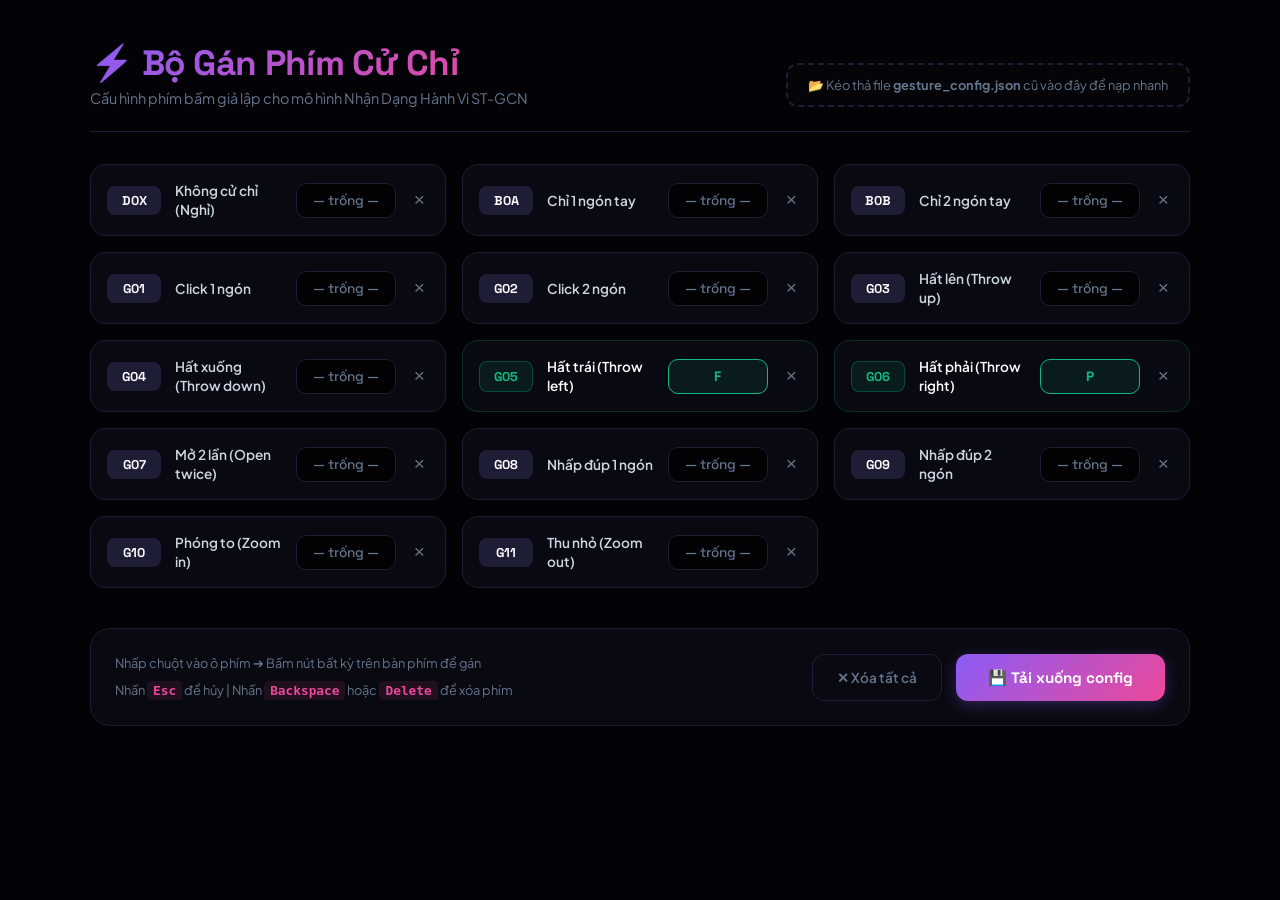
<file: gesture_mapper.html>
<!DOCTYPE html>
<html lang="vi">
<head>
<meta charset="UTF-8">
<meta name="viewport" content="width=device-width, initial-scale=1.0">
<title>ST-GCN Bộ Gán Phím Cử Chỉ</title>
<style>
  @import url('https://fonts.googleapis.com/css2?family=Plus+Jakarta+Sans:wght@400;600;700;800&family=Space+Grotesk:wght@500;700&display=swap');

  :root {
    --bg: #030307;
    --panel: #090911;
    --panel-hover: #111122;
    --border: #1d1d35;
    --accent: #8b5cf6;
    --accent-gradient: linear-gradient(135deg, #8b5cf6, #ec4899);
    --cyan-gradient: linear-gradient(135deg, #06b6d4, #3b82f6);
    --text: #f8fafc;
    --muted: #64748b;
    --success: #10b981;
    --success-bg: rgba(16, 185, 129, 0.1);
    --danger: #ef4444;
    --danger-bg: rgba(239, 68, 68, 0.1);
  }

  * { box-sizing: border-box; margin: 0; padding: 0; }

  body {
    background: var(--bg);
    color: var(--text);
    font-family: 'Plus Jakarta Sans', sans-serif;
    min-height: 100vh;
    padding: 40px 24px;
    display: flex;
    flex-direction: column;
    align-items: center;
  }

  .container {
    width: 100%;
    max-width: 1100px;
  }

  header {
    margin-bottom: 32px;
    border-bottom: 1px solid var(--border);
    padding-bottom: 24px;
    display: flex;
    justify-content: space-between;
    align-items: flex-end;
    flex-wrap: wrap;
    gap: 16px;
  }

  h1 {
    font-family: 'Space Grotesk', sans-serif;
    font-size: 2.2rem;
    font-weight: 700;
    background: var(--accent-gradient);
    -webkit-background-clip: text;
    -webkit-text-fill-color: transparent;
    letter-spacing: -0.02em;
  }

  .subtitle {
    color: var(--muted);
    font-size: 0.9rem;
    margin-top: 4px;
  }

  .drop-zone {
    border: 2px dashed var(--border);
    padding: 12px 20px;
    border-radius: 12px;
    background: rgba(255,255,255,0.01);
    font-size: 0.8rem;
    color: var(--muted);
    cursor: pointer;
    transition: all 0.2s;
    display: flex;
    align-items: center;
    gap: 8px;
  }
  .drop-zone:hover, .drop-zone.dragover {
    border-color: var(--accent);
    color: var(--text);
    background: rgba(139, 92, 246, 0.05);
  }

  .grid {
    display: grid;
    grid-template-columns: repeat(auto-fill, minmax(340px, 1fr));
    gap: 16px;
    margin-bottom: 40px;
  }

  .row {
    background: var(--panel);
    border: 1px solid var(--border);
    border-radius: 16px;
    padding: 16px;
    display: flex;
    align-items: center;
    gap: 14px;
    transition: all 0.25s cubic-bezier(0.4, 0, 0.2, 1);
    position: relative;
    overflow: hidden;
  }

  .row:hover {
    border-color: rgba(139, 92, 246, 0.4);
    background: var(--panel-hover);
    transform: translateY(-2px);
    box-shadow: 0 10px 20px -10px rgba(0,0,0,0.5);
  }

  .row.active {
    border-color: #ec4899;
    background: rgba(236, 72, 153, 0.03);
    box-shadow: 0 0 20px -5px rgba(236, 72, 153, 0.2);
  }

  .row.has-key-row {
    border-color: rgba(16, 185, 129, 0.2);
  }

  .badge {
    font-family: 'Space Grotesk', sans-serif;
    font-size: 0.8rem;
    font-weight: 700;
    padding: 6px 12px;
    border-radius: 8px;
    background: var(--border);
    color: var(--text);
    min-width: 54px;
    text-align: center;
    transition: all 0.2s;
  }
  .row:hover .badge {
    background: var(--accent);
    color: white;
  }
  .row.active .badge {
    background: #ec4899;
    color: white;
  }
  .row.has-key-row .badge {
    background: var(--success-bg);
    color: var(--success);
    border: 1px solid rgba(16, 185, 129, 0.3);
  }

  .gesture-name {
    font-size: 0.85rem;
    font-weight: 600;
    color: #cbd5e1;
    flex: 1;
    line-height: 1.4;
  }
  .row.has-key-row .gesture-name {
    color: var(--text);
  }

  .key-btn {
    background: #020205;
    border: 1px solid var(--border);
    border-radius: 10px;
    color: var(--muted);
    font-family: 'Space Grotesk', sans-serif;
    font-size: 0.85rem;
    font-weight: 500;
    padding: 8px 14px;
    min-width: 100px;
    text-align: center;
    cursor: pointer;
    transition: all 0.15s;
    white-space: nowrap;
  }

  .key-btn:hover {
    border-color: var(--accent);
    color: var(--text);
  }

  .key-btn.listening {
    background: var(--accent-gradient);
    border-color: transparent;
    color: white;
    font-weight: 700;
    animation: pulse 1.2s infinite;
  }

  .key-btn.has-key {
    border-color: var(--success);
    color: var(--success);
    background: var(--success-bg);
    font-weight: 700;
  }

  .clear-btn {
    background: none;
    border: none;
    color: var(--muted);
    cursor: pointer;
    font-size: 1.2rem;
    padding: 4px;
    transition: all 0.15s;
    display: flex;
    align-items: center;
    justify-content: center;
    border-radius: 6px;
  }

  .clear-btn:hover {
    color: var(--danger);
    background: var(--danger-bg);
  }

  @keyframes pulse {
    0%, 100% { opacity: 1; transform: scale(1); }
    50% { opacity: 0.85; transform: scale(0.97); }
  }

  .footer-actions {
    background: var(--panel);
    border: 1px solid var(--border);
    border-radius: 20px;
    padding: 24px;
    display: flex;
    align-items: center;
    justify-content: space-between;
    flex-wrap: wrap;
    gap: 20px;
  }

  .buttons {
    display: flex;
    gap: 14px;
    align-items: center;
  }

  .btn-save {
    font-family: 'Space Grotesk', sans-serif;
    font-weight: 700;
    font-size: 0.95rem;
    padding: 14px 32px;
    border-radius: 12px;
    border: none;
    background: var(--accent-gradient);
    color: white;
    cursor: pointer;
    transition: all 0.2s;
    box-shadow: 0 4px 15px rgba(139, 92, 246, 0.3);
  }

  .btn-save:hover {
    opacity: 0.95;
    box-shadow: 0 6px 20px rgba(139, 92, 246, 0.4);
    transform: translateY(-1px);
  }
  .btn-save:active { transform: translateY(0); }

  .btn-clear-all {
    font-family: 'Plus Jakarta Sans', sans-serif;
    font-weight: 600;
    font-size: 0.85rem;
    padding: 14px 24px;
    border-radius: 12px;
    border: 1px solid var(--border);
    background: none;
    color: var(--muted);
    cursor: pointer;
    transition: all 0.2s;
  }

  .btn-clear-all:hover {
    border-color: var(--danger);
    color: var(--danger);
    background: var(--danger-bg);
  }

  .status {
    font-size: 0.9rem;
    font-weight: 600;
    color: var(--success);
    display: flex;
    align-items: center;
    gap: 6px;
    opacity: 0;
    transform: translateX(-10px);
    transition: all 0.3s cubic-bezier(0.4, 0, 0.2, 1);
  }

  .status.show {
    opacity: 1;
    transform: translateX(0);
  }

  .info-zone {
    display: flex;
    flex-direction: column;
    gap: 6px;
  }

  .hint {
    font-size: 0.8rem;
    color: var(--muted);
    line-height: 1.6;
  }

  .hint span {
    color: #ec4899;
    font-weight: 600;
    background: rgba(236, 72, 153, 0.1);
    padding: 2px 6px;
    border-radius: 4px;
    font-family: monospace;
  }

  .preview-section {
    margin-top: 24px;
    width: 100%;
    display: none;
  }
  
  .preview-title {
    font-size: 0.8rem;
    color: var(--muted);
    margin-bottom: 8px;
    text-transform: uppercase;
    letter-spacing: 0.05em;
  }

  .saved-box {
    background: #020205;
    border: 1px solid var(--border);
    border-radius: 12px;
    padding: 16px;
    font-family: monospace;
    font-size: 0.8rem;
    color: #a78bfa;
    overflow-x: auto;
    max-height: 200px;
  }
</style>
</head>
<body>

<div class="container">
  <header>
    <div>
      <h1>⚡ Bộ Gán Phím Cử Chỉ</h1>
      <p class="subtitle">Cấu hình phím bấm giả lập cho mô hình Nhận Dạng Hành Vi ST-GCN</p>
    </div>
    
    <div class="drop-zone" id="drop-zone">
      <span>📂 Kéo thả file <b>gesture_config.json</b> cũ vào đây để nạp nhanh</span>
      <input type="file" id="file-input" accept=".json" style="display:none">
    </div>
  </header>

  <div class="grid" id="grid"></div>

  <div class="footer-actions">
    <div class="info-zone">
      <div class="hint">Nhấp chuột vào ô phím ➔ Bấm nút bất kỳ trên bàn phím để gán</div>
      <div class="hint">Nhấn <span>Esc</span> để hủy | Nhấn <span>Backspace</span> hoặc <span>Delete</span> để xóa phím</div>
    </div>
    
    <div class="buttons">
      <span class="status" id="status">🎉 Tải file cấu hình thành công!</span>
      <button class="btn-clear-all" onclick="clearAll()">✕ Xóa tất cả</button>
      <button class="btn-save" onclick="saveConfig()">💾 Tải xuống config</button>
    </div>
  </div>

  <div class="preview-section" id="preview-section">
    <div class="preview-title">Nội dung dữ liệu cấu hình JSON:</div>
    <pre class="saved-box" id="saved-box"></pre>
  </div>
</div>

<script>
const GESTURES = [
  { id: "D0X", name: "Không cử chỉ (Nghỉ)" },
  { id: "B0A", name: "Chỉ 1 ngón tay" },
  { id: "B0B", name: "Chỉ 2 ngón tay" },
  { id: "G01", name: "Click 1 ngón" },
  { id: "G02", name: "Click 2 ngón" },
  { id: "G03", name: "Hất lên (Throw up)" },
  { id: "G04", name: "Hất xuống (Throw down)" },
  { id: "G05", name: "Hất trái (Throw left)" },
  { id: "G06", name: "Hất phải (Throw right)" },
  { id: "G07", name: "Mở 2 lần (Open twice)" },
  { id: "G08", name: "Nhấp đúp 1 ngón" },
  { id: "G09", name: "Nhấp đúp 2 ngón" },
  { id: "G10", name: "Phóng to (Zoom in)" },
  { id: "G11", name: "Thu nhỏ (Zoom out)" },
];

const KEY_MAP = {
  " ": "space", "ArrowLeft": "left", "ArrowRight": "right",
  "ArrowUp": "up", "ArrowDown": "down", "Enter": "enter",
  "Backspace": "backspace", "Delete": "delete", "Escape": "esc",
  "Tab": "tab", "Shift": "shift", "Control": "ctrl", "Alt": "alt",
};

function toPyKey(e) {
  if (KEY_MAP[e.key]) return KEY_MAP[e.key];
  if (e.key.length === 1) return e.key.toLowerCase();
  return e.key.toLowerCase();
}

function displayKey(pyKey) {
  if (!pyKey) return "— trống —";
  const icons = { 
    space: "Phím Cách", left: "🡨 Trái", right: "🡪 Phải", up: "🡩 Lên", down: "🡫 Xuống", 
    enter: "Enter ↵", backspace: "Xóa ⌫", esc: "Esc", tab: "Tab ⇥", ctrl: "Ctrl", alt: "Alt", shift: "Shift"
  };
  return icons[pyKey] || pyKey.toUpperCase();
}

let mapping = {};
let listeningId = null;

GESTURES.forEach(g => { mapping[g.id] = ""; });

function buildUI() {
  const grid = document.getElementById("grid");
  grid.innerHTML = "";
  
  GESTURES.forEach(g => {
    const hasKey = !!mapping[g.id];
    
    const row = document.createElement("div");
    row.className = "row" + (hasKey ? " has-key-row" : "");
    row.id = "row-" + g.id;

    const badge = document.createElement("div");
    badge.className = "badge";
    badge.textContent = g.id;

    const name = document.createElement("div");
    name.className = "gesture-name";
    name.textContent = g.name;

    const btn = document.createElement("button");
    btn.className = "key-btn" + (hasKey ? " has-key" : "");
    btn.id = "btn-" + g.id;
    btn.textContent = displayKey(mapping[g.id]);
    btn.onclick = () => startListening(g.id);

    const clr = document.createElement("button");
    clr.className = "clear-btn";
    clr.title = "Xóa";
    clr.innerHTML = "&times;";
    clr.onclick = (e) => { e.stopPropagation(); clearKey(g.id); };

    row.appendChild(badge);
    row.appendChild(name);
    row.appendChild(btn);
    row.appendChild(clr);
    grid.appendChild(row);
  });
}

function startListening(id) {
  if (listeningId) stopListening();
  listeningId = id;
  const btn = document.getElementById("btn-" + id);
  const row = document.getElementById("row-" + id);
  btn.className = "key-btn listening";
  btn.textContent = "🎧 Đang nhận phím...";
  row.classList.add("active");
}

function stopListening() {
  if (!listeningId) return;
  const id = listeningId;
  listeningId = null;
  const btn = document.getElementById("btn-" + id);
  const row = document.getElementById("row-" + id);
  if(row) row.classList.remove("active");
  
  if(btn) {
    const hasKey = !!mapping[id];
    btn.className = "key-btn" + (hasKey ? " has-key" : "");
    btn.textContent = displayKey(mapping[id]);
    
    const parentRow = btn.closest('.row');
    if(hasKey) parentRow.classList.add('has-key-row');
    else parentRow.classList.remove('has-key-row');
  }
}

function clearKey(id) {
  mapping[id] = "";
  stopListening();
  buildUI();
}

function clearAll() {
  if(confirm("Bạn có chắc chắn muốn xóa toàn bộ phím đã gán không?")) {
    GESTURES.forEach(g => { mapping[g.id] = ""; });
    buildUI();
    document.getElementById("preview-section").style.display = "none";
  }
}

document.addEventListener("keydown", (e) => {
  if (!listeningId) return;
  e.preventDefault();

  if (e.key === "Escape") { 
    stopListening(); 
    return; 
  }
  if (e.key === "Backspace" || e.key === "Delete") {
    mapping[listeningId] = "";
    stopListening();
    return;
  }

  mapping[listeningId] = toPyKey(e);
  stopListening();
});

function saveConfig() {
  const json = JSON.stringify(mapping, null, 2);

  const blob = new Blob([json], { type: "application/json" });
  const url = URL.createObjectURL(blob);
  const a = document.createElement("a");
  a.href = url;
  a.download = "gesture_config.json";
  a.click();
  URL.revokeObjectURL(url);

  document.getElementById("preview-section").style.display = "block";
  const box = document.getElementById("saved-box");
  box.textContent = json;

  const st = document.getElementById("status");
  st.classList.add("show");
  setTimeout(() => st.classList.remove("show"), 3000);
}

const dropZone = document.getElementById('drop-zone');

dropZone.onclick = () => document.getElementById('file-input').click();

document.getElementById('file-input').onchange = function(e) {
  if (e.target.files.length > 0) handleJsonFile(e.target.files[0]);
};

window.addEventListener('dragover', (e) => e.preventDefault());
window.addEventListener('drop', (e) => e.preventDefault());

dropZone.ons=(e) => e.preventDefault();
dropZone.ondragover = () => dropZone.classList.add('dragover');
dropZone.ondragleave = () => dropZone.classList.remove('dragover');
dropZone.ondrop = (e) => {
  e.preventDefault();
  dropZone.classList.remove('dragover');
  if (e.dataTransfer.files.length > 0) handleJsonFile(e.dataTransfer.files[0]);
};

function handleJsonFile(file) {
  if (!file.name.endsWith('.json')) {
    alert('Vui lòng chọn file định dạng cấu hình .json!');
    return;
  }
  const reader = new FileReader();
  reader.onload = function(e) {
    try {
      const data = JSON.parse(e.target.result);
      GESTURES.forEach(g => {
        mapping[g.id] = data[g.id] !== undefined ? data[g.id] : "";
      });
      buildUI();
    } catch(err) {
      alert('File cấu hình JSON bị lỗi cấu trúc dữ liệu!');
    }
  };
  reader.readAsText(file);
}

fetch("gesture_config.json")
  .then(r => r.json())
  .then(data => { 
    GESTURES.forEach(g => { mapping[g.id] = data[g.id] || ""; });
    buildUI(); 
  })
  .catch(() => { buildUI(); });
</script>
</body>
</html>
</file>
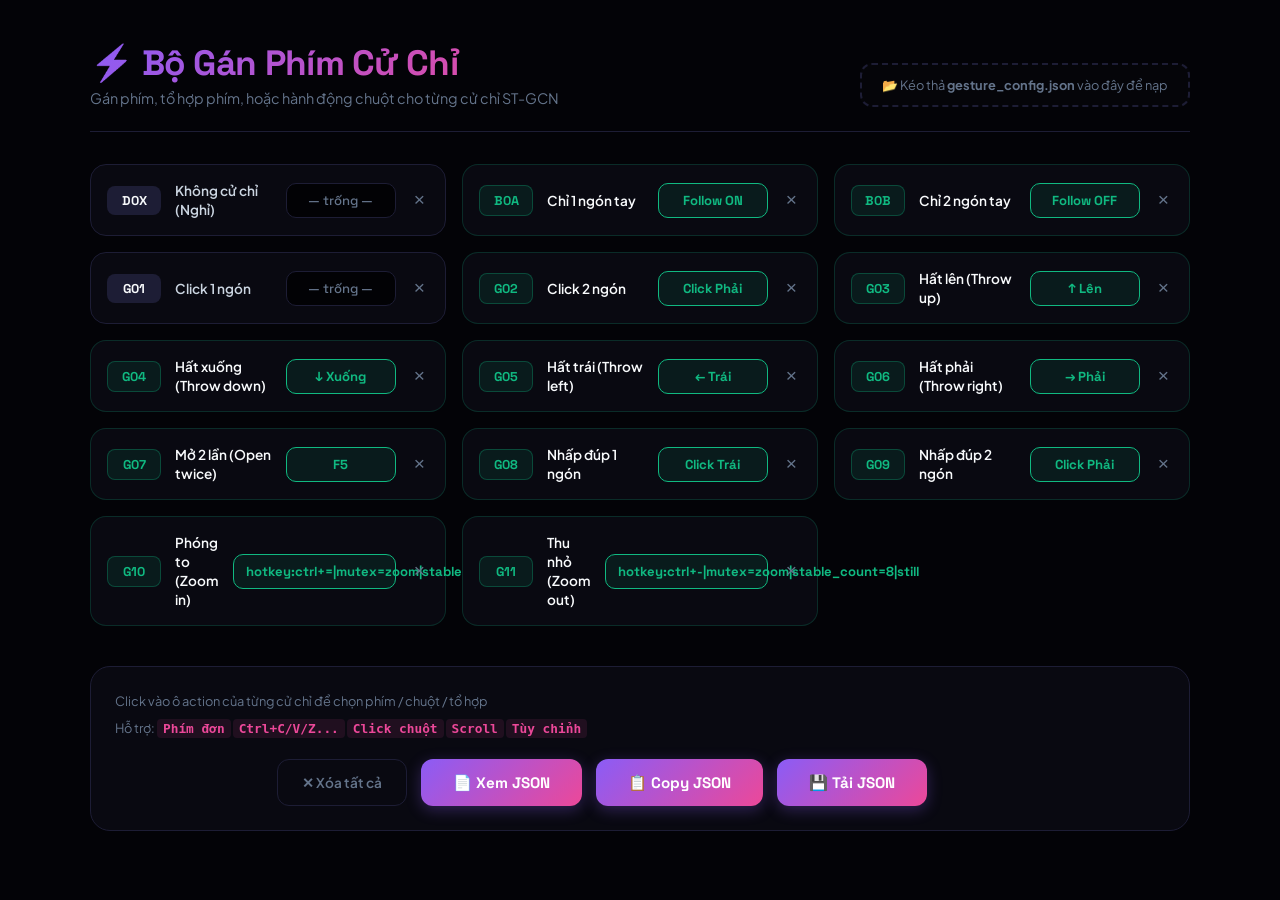
<file: Gan_nut/gesture_mapper.html>
<!DOCTYPE html>
<html lang="vi">
<head>
<meta charset="UTF-8">
<meta name="viewport" content="width=device-width, initial-scale=1.0">
<title>ST-GCN Bộ Gán Phím Cử Chỉ</title>
<style>
  @import url('https://fonts.googleapis.com/css2?family=Plus+Jakarta+Sans:wght@400;600;700;800&family=Space+Grotesk:wght@500;700&display=swap');

  :root {
    --bg: #030307;
    --panel: #090911;
    --panel-hover: #111122;
    --border: #1d1d35;
    --accent: #8b5cf6;
    --accent-gradient: linear-gradient(135deg, #8b5cf6, #ec4899);
    --cyan-gradient: linear-gradient(135deg, #06b6d4, #3b82f6);
    --text: #f8fafc;
    --muted: #64748b;
    --success: #10b981;
    --success-bg: rgba(16,185,129,0.1);
    --danger: #ef4444;
    --danger-bg: rgba(239,68,68,0.1);
  }

  * { box-sizing: border-box; margin: 0; padding: 0; }

  body {
    background: var(--bg);
    color: var(--text);
    font-family: 'Plus Jakarta Sans', sans-serif;
    min-height: 100vh;
    padding: 40px 24px;
    display: flex;
    flex-direction: column;
    align-items: center;
  }

  .container { width: 100%; max-width: 1100px; }

  header {
    margin-bottom: 32px;
    border-bottom: 1px solid var(--border);
    padding-bottom: 24px;
    display: flex;
    justify-content: space-between;
    align-items: flex-end;
    flex-wrap: wrap;
    gap: 16px;
  }

  h1 {
    font-family: 'Space Grotesk', sans-serif;
    font-size: 2.2rem;
    font-weight: 700;
    background: var(--accent-gradient);
    -webkit-background-clip: text;
    -webkit-text-fill-color: transparent;
    letter-spacing: -0.02em;
  }

  .subtitle { color: var(--muted); font-size: 0.9rem; margin-top: 4px; }

  .drop-zone {
    border: 2px dashed var(--border);
    padding: 12px 20px;
    border-radius: 12px;
    background: rgba(255,255,255,0.01);
    font-size: 0.8rem;
    color: var(--muted);
    cursor: pointer;
    transition: all 0.2s;
    display: flex;
    align-items: center;
    gap: 8px;
  }
  .drop-zone:hover, .drop-zone.dragover {
    border-color: var(--accent);
    color: var(--text);
    background: rgba(139,92,246,0.05);
  }

  .grid {
    display: grid;
    grid-template-columns: repeat(auto-fill, minmax(340px, 1fr));
    gap: 16px;
    margin-bottom: 40px;
  }

  .row {
    background: var(--panel);
    border: 1px solid var(--border);
    border-radius: 16px;
    padding: 16px;
    display: flex;
    align-items: center;
    gap: 14px;
    transition: all 0.25s cubic-bezier(0.4,0,0.2,1);
    position: relative;
  }
  .row:hover { border-color: rgba(139,92,246,0.4); background: var(--panel-hover); transform: translateY(-2px); box-shadow: 0 10px 20px -10px rgba(0,0,0,0.5); }
  .row.has-key-row { border-color: rgba(16,185,129,0.2); }

  .badge {
    font-family: 'Space Grotesk', sans-serif;
    font-size: 0.8rem; font-weight: 700;
    padding: 6px 12px; border-radius: 8px;
    background: var(--border); color: var(--text);
    min-width: 54px; text-align: center; transition: all 0.2s;
  }
  .row:hover .badge { background: var(--accent); color: white; }
  .row.has-key-row .badge { background: var(--success-bg); color: var(--success); border: 1px solid rgba(16,185,129,0.3); }

  .gesture-name { font-size: 0.85rem; font-weight: 600; color: #cbd5e1; flex: 1; line-height: 1.4; }
  .row.has-key-row .gesture-name { color: var(--text); }

  /* Nút hiển thị action đã gán — click để mở picker */
  .action-btn {
    background: #020205;
    border: 1px solid var(--border);
    border-radius: 10px;
    color: var(--muted);
    font-family: 'Space Grotesk', sans-serif;
    font-size: 0.82rem; font-weight: 500;
    padding: 8px 12px;
    min-width: 110px; text-align: center;
    cursor: pointer; transition: all 0.15s;
    white-space: nowrap;
  }
  .action-btn:hover { border-color: var(--accent); color: var(--text); }
  .action-btn.has-key { border-color: var(--success); color: var(--success); background: var(--success-bg); font-weight: 700; }

  .clear-btn {
    background: none; border: none; color: var(--muted);
    cursor: pointer; font-size: 1.2rem; padding: 4px;
    transition: all 0.15s; display: flex; align-items: center;
    justify-content: center; border-radius: 6px;
  }
  .clear-btn:hover { color: var(--danger); background: var(--danger-bg); }

  /* ── PICKER MODAL ─────────────────────────────────────── */
  .modal-overlay {
    display: none;
    position: fixed; inset: 0;
    background: rgba(0,0,0,0.7);
    z-index: 1000;
    align-items: center; justify-content: center;
  }
  .modal-overlay.open { display: flex; }

  .modal {
    background: #0c0c18;
    border: 1px solid #2a2a45;
    border-radius: 20px;
    width: 700px; max-width: 96vw;
    max-height: 88vh;
    overflow-y: auto;
    padding: 28px;
    box-shadow: 0 30px 60px rgba(0,0,0,0.7);
  }

  .modal-header {
    display: flex; justify-content: space-between; align-items: center;
    margin-bottom: 20px; padding-bottom: 16px;
    border-bottom: 1px solid var(--border);
  }
  .modal-title {
    font-family: 'Space Grotesk', sans-serif;
    font-size: 1.1rem; font-weight: 700;
    background: var(--accent-gradient);
    -webkit-background-clip: text; -webkit-text-fill-color: transparent;
  }
  .modal-close {
    background: none; border: none; color: var(--muted);
    font-size: 1.4rem; cursor: pointer; padding: 4px 8px;
    border-radius: 8px; transition: all 0.15s;
  }
  .modal-close:hover { color: var(--danger); background: var(--danger-bg); }

  /* Tab nhóm */
  .tabs { display: flex; gap: 8px; flex-wrap: wrap; margin-bottom: 20px; }
  .tab {
    padding: 7px 16px; border-radius: 8px;
    border: 1px solid var(--border);
    background: none; color: var(--muted);
    font-family: 'Plus Jakarta Sans', sans-serif;
    font-size: 0.8rem; font-weight: 600;
    cursor: pointer; transition: all 0.15s;
  }
  .tab:hover { border-color: var(--accent); color: var(--text); }
  .tab.active { background: var(--accent); border-color: var(--accent); color: white; }

  /* Lưới nút action */
  .action-grid {
    display: grid;
    grid-template-columns: repeat(auto-fill, minmax(120px, 1fr));
    gap: 8px;
  }
  .action-opt {
    padding: 10px 8px; border-radius: 10px;
    border: 1px solid var(--border);
    background: #0a0a18; color: var(--text);
    font-family: 'Space Grotesk', sans-serif;
    font-size: 0.8rem; font-weight: 600;
    cursor: pointer; transition: all 0.15s;
    text-align: center; line-height: 1.3;
  }
  .action-opt:hover { border-color: var(--accent); background: rgba(139,92,246,0.1); transform: translateY(-1px); }
  .action-opt.mouse-opt { border-color: rgba(6,182,212,0.3); }
  .action-opt.mouse-opt:hover { border-color: #06b6d4; background: rgba(6,182,212,0.1); }
  .action-opt.hotkey-opt { border-color: rgba(236,72,153,0.3); }
  .action-opt.hotkey-opt:hover { border-color: #ec4899; background: rgba(236,72,153,0.1); }
  .action-opt.clear-opt { border-color: rgba(239,68,68,0.3); color: var(--danger); }
  .action-opt.clear-opt:hover { border-color: var(--danger); background: var(--danger-bg); }

  /* Ô nhập tùy chỉnh */
  .custom-zone {
    margin-top: 20px; padding-top: 16px;
    border-top: 1px solid var(--border);
    display: flex; gap: 10px; align-items: center; flex-wrap: wrap;
  }
  .custom-zone label { font-size: 0.82rem; color: var(--muted); white-space: nowrap; }
  .custom-input {
    flex: 1; min-width: 180px;
    background: #020205; border: 1px solid var(--border);
    border-radius: 8px; color: var(--text);
    font-family: monospace; font-size: 0.85rem;
    padding: 8px 12px; outline: none;
    transition: border-color 0.15s;
  }
  .custom-input:focus { border-color: var(--accent); }
  .custom-input::placeholder { color: var(--muted); }
  .btn-apply {
    padding: 9px 20px; border-radius: 8px; border: none;
    background: var(--accent-gradient); color: white;
    font-family: 'Space Grotesk', sans-serif; font-size: 0.85rem; font-weight: 700;
    cursor: pointer; transition: opacity 0.15s;
  }
  .btn-apply:hover { opacity: 0.9; }

  /* footer */
  .footer-actions {
    background: var(--panel); border: 1px solid var(--border);
    border-radius: 20px; padding: 24px;
    display: flex; align-items: center; justify-content: space-between;
    flex-wrap: wrap; gap: 20px;
  }
  .buttons { display: flex; gap: 14px; align-items: center; }
  .btn-save {
    font-family: 'Space Grotesk', sans-serif; font-weight: 700; font-size: 0.95rem;
    padding: 14px 32px; border-radius: 12px; border: none;
    background: var(--accent-gradient); color: white; cursor: pointer;
    transition: all 0.2s; box-shadow: 0 4px 15px rgba(139,92,246,0.3);
  }
  .btn-save:hover { opacity: 0.95; transform: translateY(-1px); }
  .btn-clear-all {
    font-family: 'Plus Jakarta Sans', sans-serif; font-weight: 600; font-size: 0.85rem;
    padding: 14px 24px; border-radius: 12px; border: 1px solid var(--border);
    background: none; color: var(--muted); cursor: pointer; transition: all 0.2s;
  }
  .btn-clear-all:hover { border-color: var(--danger); color: var(--danger); background: var(--danger-bg); }
  .status {
    font-size: 0.9rem; font-weight: 600; color: var(--success);
    display: flex; align-items: center; gap: 6px;
    opacity: 0; transform: translateX(-10px);
    transition: all 0.3s cubic-bezier(0.4,0,0.2,1);
  }
  .status.show { opacity: 1; transform: translateX(0); }
  .hint { font-size: 0.8rem; color: var(--muted); line-height: 1.6; }
  .hint span { color: #ec4899; font-weight: 600; background: rgba(236,72,153,0.1); padding: 2px 6px; border-radius: 4px; font-family: monospace; }
  .preview-section { margin-top: 24px; width: 100%; display: none; }
  .preview-title { font-size: 0.8rem; color: var(--muted); margin-bottom: 8px; text-transform: uppercase; letter-spacing: 0.05em; }
  .saved-box { background: #020205; border: 1px solid var(--border); border-radius: 12px; padding: 16px; font-family: monospace; font-size: 0.8rem; color: #a78bfa; overflow-x: auto; max-height: 200px; }
</style>
</head>
<body>

<div class="container">
  <header>
    <div>
      <h1>⚡ Bộ Gán Phím Cử Chỉ</h1>
      <p class="subtitle">Gán phím, tổ hợp phím, hoặc hành động chuột cho từng cử chỉ ST-GCN</p>
    </div>
    <div class="drop-zone" id="drop-zone">
      <span>📂 Kéo thả <b>gesture_config.json</b> vào đây để nạp</span>
      <input type="file" id="file-input" accept=".json" style="display:none">
    </div>
  </header>

  <div class="grid" id="grid"></div>

  <div class="footer-actions">
    <div style="display:flex;flex-direction:column;gap:6px;">
      <div class="hint">Click vào ô action của từng cử chỉ để chọn phím / chuột / tổ hợp</div>
      <div class="hint">Hỗ trợ: <span>Phím đơn</span> <span>Ctrl+C/V/Z...</span> <span>Click chuột</span> <span>Scroll</span> <span>Tùy chỉnh</span></div>
    </div>
    <div class="buttons">
        <span class="status" id="status">✅ Đã lưu thành công!</span>
        <button class="btn-clear-all" onclick="clearAll()">✕ Xóa tất cả</button>
        <button class="btn-save" onclick="previewConfig()">📄 Xem JSON</button>
        <button class="btn-save" onclick="copyConfig()">📋 Copy JSON</button>
        <button class="btn-save" onclick="downloadConfig()">💾 Tải JSON</button>
    </div>
  </div>

  <div class="preview-section" id="preview-section">
    <div class="preview-title">Nội dung JSON:</div>
    <pre class="saved-box" id="saved-box"></pre>
  </div>
</div>

<!-- ── PICKER MODAL ─────────────────────────────────── -->
<div class="modal-overlay" id="modal">
  <div class="modal">
    <div class="modal-header">
      <div class="modal-title" id="modal-title">Chọn action cho G01</div>
      <button class="modal-close" onclick="closeModal()">✕</button>
    </div>

    <div class="tabs" id="tabs"></div>
    <div class="action-grid" id="action-grid"></div>

    <div class="custom-zone">
      <label>✏️ Tùy chỉnh:</label>
      <input class="custom-input" id="custom-input"
             placeholder="vd: hotkey:ctrl+shift+t  hoặc  run:notepad.exe">
      <div style="display:flex;gap:8px;align-items:center;margin-left:8px">
        <label style="font-size:0.8rem;color:#9ca3af">Stable</label>
        <input id="opt-stable" type="number" min="0" placeholder="3" style="width:66px;padding:6px;border-radius:6px;background:#020205;border:1px solid #1d1d35;color:#a78bfa">
        <label style="font-size:0.8rem;color:#9ca3af">Still</label>
        <input id="opt-still" type="checkbox">
        <label style="font-size:0.8rem;color:#9ca3af">Mutex</label>
        <input id="opt-mutex" type="text" placeholder="group name" style="width:120px;padding:6px;border-radius:6px;background:#020205;border:1px solid #1d1d35;color:#a78bfa">
    <label style="font-size:0.8rem;color:#9ca3af">Follow hold</label>
    <input id="opt-follow-hold" type="checkbox">
        <button class="btn-apply" onclick="applyCustom()">Áp dụng</button>
      </div>
    </div>
  </div>
</div>

<script>
const GESTURES = [
  { id:"D0X", name:"Không cử chỉ (Nghỉ)" },
  { id:"B0A", name:"Chỉ 1 ngón tay" },
  { id:"B0B", name:"Chỉ 2 ngón tay" },
  { id:"G01", name:"Click 1 ngón" },
  { id:"G02", name:"Click 2 ngón" },
  { id:"G03", name:"Hất lên (Throw up)" },
  { id:"G04", name:"Hất xuống (Throw down)" },
  { id:"G05", name:"Hất trái (Throw left)" },
  { id:"G06", name:"Hất phải (Throw right)" },
  { id:"G07", name:"Mở 2 lần (Open twice)" },
  { id:"G08", name:"Nhấp đúp 1 ngón" },
  { id:"G09", name:"Nhấp đúp 2 ngón" },
  { id:"G10", name:"Phóng to (Zoom in)" },
  { id:"G11", name:"Thu nhỏ (Zoom out)" },
];

// ── Nhóm action ──────────────────────────────────────────────────────────
const ACTION_GROUPS = {
  "🖱️ Chuột": [
    { val:"mouse:follow_on",    label:"Follow ON",     cls:"mouse-opt" },
    { val:"mouse:follow_off",   label:"Follow OFF",    cls:"mouse-opt" },
    { val:"mouse:left",        label:"Click Trái",      cls:"mouse-opt" },
    { val:"mouse:right",       label:"Click Phải",      cls:"mouse-opt" },
    { val:"mouse:middle",      label:"Click Giữa",      cls:"mouse-opt" },
    { val:"mouse:double",      label:"Double Click",    cls:"mouse-opt" },
    { val:"mouse:scroll_up",   label:"Scroll Lên ↑",   cls:"mouse-opt" },
    { val:"mouse:scroll_down", label:"Scroll Xuống ↓", cls:"mouse-opt" },
  ],
  "⌨️ Phím thường": [
    { val:"space",     label:"Space" },
    { val:"enter",     label:"Enter ↵" },
    { val:"tab",       label:"Tab ⇥" },
    { val:"esc",       label:"Esc" },
    { val:"backspace", label:"Backspace ⌫" },
    { val:"delete",    label:"Delete" },
    { val:"left",      label:"← Trái" },
    { val:"right",     label:"→ Phải" },
    { val:"up",        label:"↑ Lên" },
    { val:"down",      label:"↓ Xuống" },
    { val:"pageup",    label:"Page Up" },
    { val:"pagedown",  label:"Page Down" },
    { val:"home",      label:"Home" },
    { val:"end",       label:"End" },
  ],
  "🔡 Chữ / Số": [
    ...Array.from("abcdefghijklmnopqrstuvwxyz").map(c=>({val:c,label:c.toUpperCase()})),
    ...Array.from("0123456789").map(c=>({val:c,label:c})),
  ],
  "🎮 F-Keys & Game": [
    { val:"f1",    label:"F1" },{ val:"f2",  label:"F2" },
    { val:"f3",    label:"F3" },{ val:"f4",  label:"F4" },
    { val:"f5",    label:"F5" },{ val:"f6",  label:"F6" },
    { val:"f7",    label:"F7" },{ val:"f8",  label:"F8" },
    { val:"f9",    label:"F9" },{ val:"f10", label:"F10" },
    { val:"f11",   label:"F11"},{ val:"f12", label:"F12"},
    { val:"shift", label:"Shift" },
    { val:"ctrl",  label:"Ctrl" },
    { val:"alt",   label:"Alt" },
  ],
  "🎛️ Tổ hợp phím": [
    { val:"hotkey:ctrl+c",         label:"Ctrl+C",          cls:"hotkey-opt" },
    { val:"hotkey:ctrl+v",         label:"Ctrl+V",          cls:"hotkey-opt" },
    { val:"hotkey:ctrl+z",         label:"Ctrl+Z",          cls:"hotkey-opt" },
    { val:"hotkey:ctrl+y",         label:"Ctrl+Y",          cls:"hotkey-opt" },
    { val:"hotkey:ctrl+x",         label:"Ctrl+X",          cls:"hotkey-opt" },
    { val:"hotkey:ctrl+a",         label:"Ctrl+A",          cls:"hotkey-opt" },
    { val:"hotkey:ctrl+s",         label:"Ctrl+S",          cls:"hotkey-opt" },
    { val:"hotkey:ctrl+w",         label:"Ctrl+W",          cls:"hotkey-opt" },
    { val:"hotkey:ctrl+t",         label:"Ctrl+T",          cls:"hotkey-opt" },
    { val:"hotkey:ctrl+shift+t",   label:"Ctrl+Shift+T",    cls:"hotkey-opt" },
    { val:"hotkey:alt+f4",         label:"Alt+F4",          cls:"hotkey-opt" },
    { val:"hotkey:alt+tab",        label:"Alt+Tab",         cls:"hotkey-opt" },
    { val:"hotkey:win+d",          label:"Win+D",           cls:"hotkey-opt" },
    { val:"hotkey:ctrl+shift+esc", label:"Ctrl+Shift+Esc",  cls:"hotkey-opt" },
    { val:"hotkey:ctrl+=", label:"Ctrl+ (Zoom +)", cls:"hotkey-opt" },
    { val:"hotkey:ctrl+-", label:"Ctrl- (Zoom -)", cls:"hotkey-opt" },
  ],
  "❌ Xóa gán": [
    { val:"__clear__", label:"— Xóa action —", cls:"clear-opt" },
  ],
};

// ── Hiển thị tên đẹp cho value ───────────────────────────────────────────
function actionLabel(val) {
  if (!val) return "— trống —";
  for (const items of Object.values(ACTION_GROUPS)) {
    const found = items.find(x => x.val === val);
    if (found) return found.label;
  }
  return val;
}

let mapping = {};
let currentGid = null;
let activeTab  = Object.keys(ACTION_GROUPS)[0];

GESTURES.forEach(g => { mapping[g.id] = ""; });

// ── Build danh sách gesture ───────────────────────────────────────────────
function buildUI() {
  const grid = document.getElementById("grid");
  grid.innerHTML = "";

  GESTURES.forEach(g => {
    const hasKey = !!mapping[g.id];

    const row = document.createElement("div");
    row.className = "row" + (hasKey ? " has-key-row" : "");

    const badge = document.createElement("div");
    badge.className = "badge";
    badge.textContent = g.id;

    const name = document.createElement("div");
    name.className = "gesture-name";
    name.textContent = g.name;

    const btn = document.createElement("button");
    btn.className = "action-btn" + (hasKey ? " has-key" : "");
    btn.textContent = actionLabel(mapping[g.id]);
    btn.onclick = () => openModal(g.id);

    const clr = document.createElement("button");
    clr.className = "clear-btn";
    clr.title = "Xóa";
    clr.innerHTML = "&times;";
    clr.onclick = (e) => { e.stopPropagation(); mapping[g.id]=""; buildUI(); };

    row.appendChild(badge);
    row.appendChild(name);
    row.appendChild(btn);
    row.appendChild(clr);
    grid.appendChild(row);
  });
}

// ── Modal picker ─────────────────────────────────────────────────────────
function openModal(gid) {
  currentGid = gid;
  const g = GESTURES.find(x => x.id === gid);
  document.getElementById("modal-title").textContent = `Chọn action cho  ${gid}  —  ${g.name}`;
  document.getElementById("custom-input").value = "";
  renderTabs();
  renderActions();
  document.getElementById("modal").classList.add("open");
}

function closeModal() {
  document.getElementById("modal").classList.remove("open");
  currentGid = null;
}

// Click ngoài modal → đóng
document.getElementById("modal").addEventListener("click", function(e) {
  if (e.target === this) closeModal();
});

function renderTabs() {
  const tabs = document.getElementById("tabs");
  tabs.innerHTML = "";
  Object.keys(ACTION_GROUPS).forEach(name => {
    const t = document.createElement("button");
    t.className = "tab" + (name === activeTab ? " active" : "");
    t.textContent = name;
    t.onclick = () => { activeTab = name; renderTabs(); renderActions(); };
    tabs.appendChild(t);
  });
}

function renderActions() {
  const grid = document.getElementById("action-grid");
  grid.innerHTML = "";
  const items = ACTION_GROUPS[activeTab] || [];
  items.forEach(item => {
    const btn = document.createElement("button");
    btn.className = "action-opt " + (item.cls || "");
    btn.textContent = item.label;
    btn.onclick = () => selectAction(item.val);
    grid.appendChild(btn);
  });
}

function selectAction(val) {
  if (!currentGid) return;
  if (val === "__clear__") {
    mapping[currentGid] = "";
  } else {
    // attach modal options if present
    const stable = document.getElementById('opt-stable').value.trim();
    const still = document.getElementById('opt-still').checked;
    const mutex = document.getElementById('opt-mutex').value.trim();
  const follow_hold = document.getElementById('opt-follow-hold').checked;
    let out = val;
    if (stable) out += `|stable_count=${stable}`;
    if (still)  out += `|still`;
    if (mutex)  out += `|mutex=${mutex}`;
  if (follow_hold) out += `|follow_hold`;
    mapping[currentGid] = out;
  }
  closeModal();
  buildUI();
}

function applyCustom() {
  const v = document.getElementById("custom-input").value.trim();
  if (!v) return;
  if (!currentGid) return;
  const stable = document.getElementById('opt-stable').value.trim();
  const still = document.getElementById('opt-still').checked;
  const mutex = document.getElementById('opt-mutex').value.trim();
  const follow_hold = document.getElementById('opt-follow-hold').checked;
  let out = v;
  if (stable) out += `|stable_count=${stable}`;
  if (still)  out += `|still`;
  if (mutex)  out += `|mutex=${mutex}`;
  if (follow_hold) out += `|follow_hold`;
  mapping[currentGid] = out;
  closeModal();
  buildUI();
}

// ── Lưu / Load ───────────────────────────────────────────────────────────
function clearAll() {
  if (confirm("Xóa toàn bộ action đã gán?")) {
    GESTURES.forEach(g => { mapping[g.id] = ""; });
    buildUI();
    document.getElementById("preview-section").style.display = "none";
  }
}

function saveConfig() {
  // old behavior preserved if you want to explicitly download
  previewConfig();
}

function previewConfig() {
  const json = JSON.stringify(mapping, null, 2);
  document.getElementById("preview-section").style.display = "block";
  document.getElementById("saved-box").textContent = json;
}

function copyConfig() {
  const json = JSON.stringify(mapping, null, 2);
  navigator.clipboard.writeText(json).then(() => {
    const st = document.getElementById("status");
    st.classList.add("show");
    setTimeout(() => st.classList.remove("show"), 1500);
  });
}

function downloadConfig() {
  const json = JSON.stringify(mapping, null, 2);
  const blob = new Blob([json], { type: 'application/json' });
  const url = URL.createObjectURL(blob);
  const a = document.createElement('a');
  a.href = url;
  a.download = 'gesture_config.json';
  document.body.appendChild(a);
  a.click();
  setTimeout(() => {
    document.body.removeChild(a);
    URL.revokeObjectURL(url);
  }, 100);
}

// ── Drag & drop JSON ─────────────────────────────────────────────────────
const dropZone = document.getElementById("drop-zone");
dropZone.onclick = () => document.getElementById("file-input").click();
document.getElementById("file-input").onchange = e => {
  if (e.target.files.length > 0) handleJsonFile(e.target.files[0]);
};
window.addEventListener("dragover", e => e.preventDefault());
window.addEventListener("drop",     e => e.preventDefault());
dropZone.ondragover = () => dropZone.classList.add("dragover");
dropZone.ondragleave = () => dropZone.classList.remove("dragover");
dropZone.ondrop = e => {
  e.preventDefault(); dropZone.classList.remove("dragover");
  if (e.dataTransfer.files.length > 0) handleJsonFile(e.dataTransfer.files[0]);
};

function handleJsonFile(file) {
  if (!file.name.endsWith(".json")) { alert("Vui lòng chọn file .json!"); return; }
  const reader = new FileReader();
  reader.onload = e => {
    try {
      const data = JSON.parse(e.target.result);
      GESTURES.forEach(g => { mapping[g.id] = data[g.id] !== undefined ? data[g.id] : ""; });
      buildUI();
    } catch { alert("File JSON bị lỗi!"); }
  };
  reader.readAsText(file);
}

fetch("gesture_config.json")
  .then(r => r.json())
  .then(data => { GESTURES.forEach(g => { mapping[g.id] = data[g.id] || ""; }); buildUI(); })
  .catch(() => buildUI());
</script>
</body>
</html>
</file>
